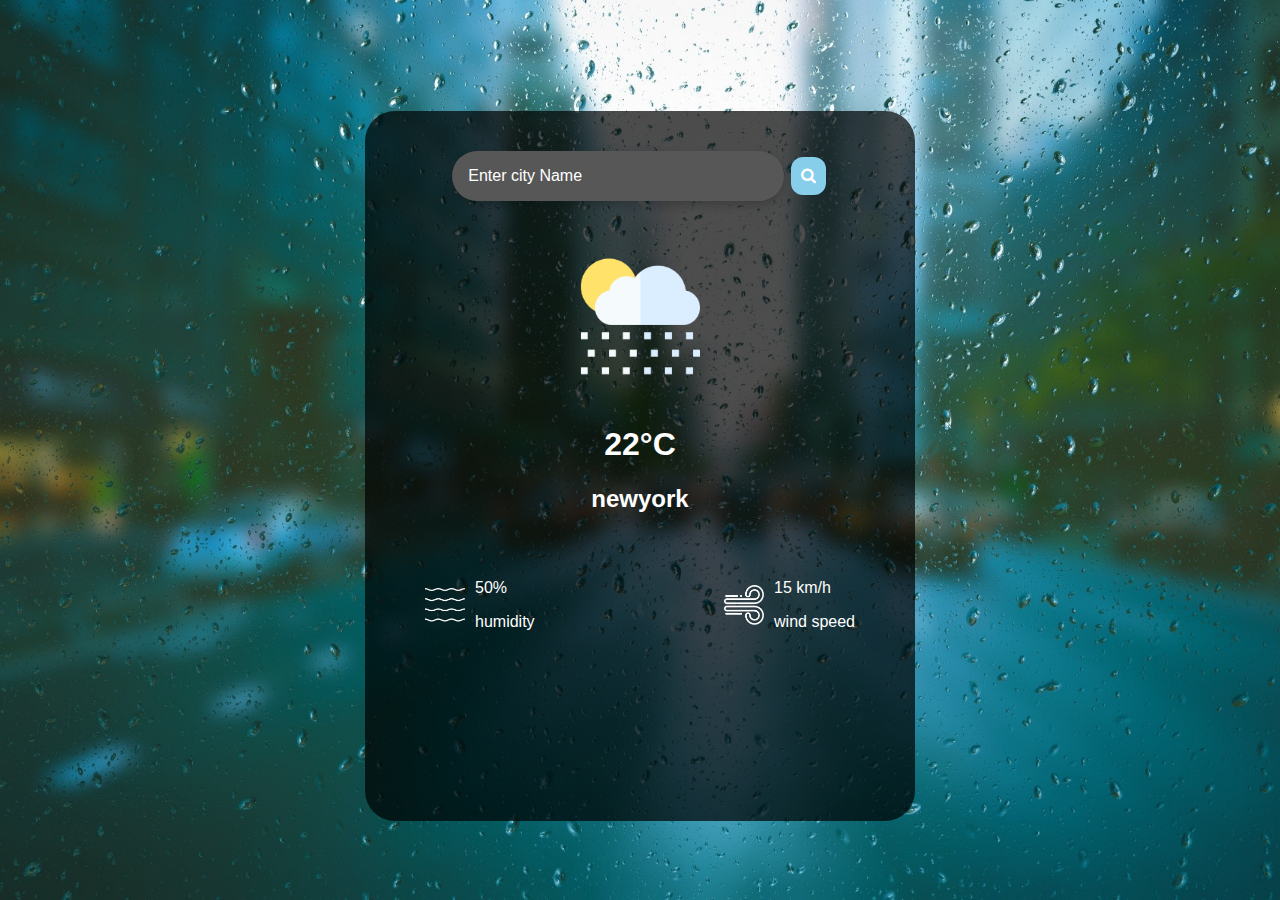
<file: index.html>
<!DOCTYPE html>
<html lang="en">
    <head>
        <meta charset="UTF-8" />
        <meta name="viewport" content="width=device-width, initial-scale=1.0" />
        <title>Weather App</title>
        <link rel="stylesheet"  type="text/css" href="wheather.css"/>
        
        <link rel="stylesheet" href="https://cdnjs.cloudflare.com/ajax/libs/font-awesome/4.7.0/css/font-awesome.min.css">
    </head>
    <body onload="getLocation()">
        <p id="demo"></p>
      <div class="card">
            <input type="text" id="name" placeholder="Enter city Name">
            <button onclick="findWeather()" class="button"><i class="fa fa-search"></i></button>
            <br>
            <div>
                <img src="rain.png" id="m" class="icon">
                <h1 id="temp" >22°C</h1>
                <h2 id="city">newyork</h2>
            </div>
           <div class="details">
            <div class="col">
              <img src="humidity.png">
              <div>
                <p class="humadity" id="humadity">50%</p>
                <p>humidity</p>
              </div>
            </div>
            <div class="col">
              <img src="wind.png">
              <div>
                <p class="wind" id="wind">15 km/h</p>
                <p>wind speed</p>
              </div>
            </div>
           </div>
            <div id="result"></div>
        </div>

        <script src="https://code.jquery.com/jquery-3.7.1.min.js" integrity="sha256-/JqT3SQfawRcv/BIHPThkBvs0OEvtFFmqPF/lYI/Cxo=" crossorigin="anonymous"></script>


        <script>
            var x = document.getElementById("result");
            
            function getLocation() {
              if (navigator.geolocation) {
                navigator.geolocation.getCurrentPosition(showPosition);
              } else { 
                x.innerHTML = "Geolocation is not supported by this browser.";
              }
            }
            
            function showPosition(position) {
              //x.innerHTML = "Latitude: " + position.coords.latitude + "<br>Longitude: " + position.coords.longitude;

              findWeatherByLatLong(position.coords.latitude, position.coords.longitude);
            }


        function findWeather()
        {
          
            var name = document.getElementById("name").value;
            var api = "da2760bdda059f6e6d1941e98044c005";
            //Send that name to the web service with the help of AJAX
            //To use AJAX need JQuery CDN

            var link = "https://api.openweathermap.org/data/2.5/weather?units=metric&q="+name+"&appid="+api;
            // window.alert(name);
            $.ajax({
                url: link,
                method: "get",
                data:{},
                success: function(response)
                {
                  // console.log(72, response)
                  // console.log(81,response.weather[0].main)
                  
                  document.getElementById('temp').innerHTML=response.main.temp + "°C";
                  document.getElementById('city').innerHTML=response.name ;
                  document.getElementById('humadity').innerHTML=response.main.humidity + "%";
                  document.getElementById('wind').innerHTML=response.wind.speed + "km/h";

                    if(response.weather[0].main=="Clouds")
                    {
                      document.getElementById('m').src = 'clouds.png';
                    }
                    else if(response.weather[0].main=="clear")
                    {
                      document.getElementById('m').src = 'clear.png';
                    }
                    else if(response.weather[0].main=="Drizzle")
                    {
                      document.getElementById('m').src = 'drizzle.png';
                    }
                    else if(response.weather[0].main=="Mist")
                    {
                      document.getElementById('m').src ='mist.png';
                    }
                    else if(response.weather[0].main=="Rain")
                    {
                      document.getElementById('m').src = 'rain.png';
                    }
                    else if(response.weather[0].main=="Snow")
                    {
                      document.getElementById('m').src = 'snow.png';
                    }
                    else if(response.weather[0].main=="Haze")
                    {
                      document.getElementById('m').src = 'haze.png';
                    }
                }
            })

            
        }
        
        function findWeatherByLatLong(lat, long)
        {
            var api = "da2760bdda059f6e6d1941e98044c005";
            //Send that name to the web service with the help of AJAX
            //To use AJAX need JQuery CDN

            var link = "https://api.openweathermap.org/data/2.5/weather?lat="+lat+"&lon="+long+"&appid="+api+"&units=metric";
            // window.alert(name);
            $.ajax({
                url: link,
                method: "get",
                data:{},
                success: function(response)
                {
                  // console.log(72, response)
                  // console.log(81,response.weather[0].main)
                  
                  document.getElementById('temp').innerHTML=response.main.temp + "°C";
                  document.getElementById('city').innerHTML=response.name ;
                  document.getElementById('humadity').innerHTML=response.main.humidity + "%";
                  document.getElementById('wind').innerHTML=response.wind.speed + "km/h";

                    if(response.weather[0].main=="Clouds")
                    {
                      document.getElementById('m').src = 'clouds.png';
                    }
                    else if(response.weather[0].main=="clear")
                    {
                      document.getElementById('m').src = 'clear.png';
                    }
                    else if(response.weather[0].main=="Drizzle")
                    {
                      document.getElementById('m').src = 'drizzle.png';
                    }
                    else if(response.weather[0].main=="Mist")
                    {
                      document.getElementById('m').src ='mist.png';
                    }
                    else if(response.weather[0].main=="Rain")
                    {
                      document.getElementById('m').src = 'rain.png';
                    }
                    else if(response.weather[0].main=="Snow")
                    {
                      document.getElementById('m').src = 'snow.png';
                    }
                    else if(response.weather[0].main=="Haze")
                    {
                      document.getElementById('m').src = 'haze.png';
                    }
                }
            })

            
        }
        
        </script>
            
    </body>
</html>
</file>
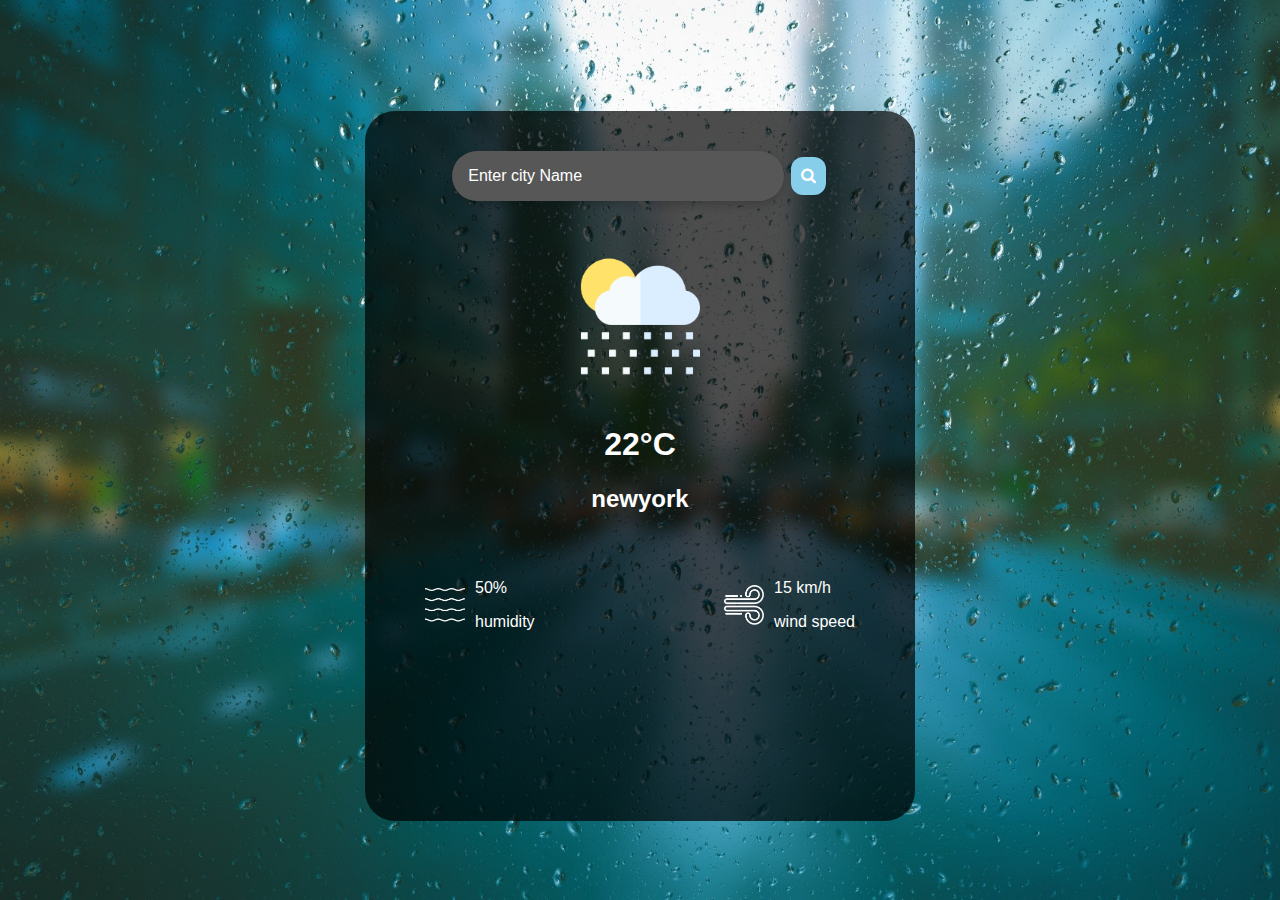
<file: wheather.html>
<!DOCTYPE html>
<html lang="en">
    <head>
        <meta charset="UTF-8" />
        <meta name="viewport" content="width=device-width, initial-scale=1.0" />
        <title>Weather App</title>
        <link rel="stylesheet"  type="text/css" href="wheather.css"/>
        
        <link rel="stylesheet" href="https://cdnjs.cloudflare.com/ajax/libs/font-awesome/4.7.0/css/font-awesome.min.css">
    </head>
    <body onload="getLocation()">
        <p id="demo"></p>
      <div class="card">
            <input type="text" id="name" placeholder="Enter city Name">
            <button onclick="findWeather()" class="button"><i class="fa fa-search"></i></button>
            <br>
            <div>
                <img src="rain.png" id="m" class="icon">
                <h1 id="temp" >22°C</h1>
                <h2 id="city">newyork</h2>
            </div>
           <div class="details">
            <div class="col">
              <img src="humidity.png">
              <div>
                <p class="humadity" id="humadity">50%</p>
                <p>humidity</p>
              </div>
            </div>
            <div class="col">
              <img src="wind.png">
              <div>
                <p class="wind" id="wind">15 km/h</p>
                <p>wind speed</p>
              </div>
            </div>
           </div>
            <div id="result"></div>
        </div>

        <script src="https://code.jquery.com/jquery-3.7.1.min.js" integrity="sha256-/JqT3SQfawRcv/BIHPThkBvs0OEvtFFmqPF/lYI/Cxo=" crossorigin="anonymous"></script>


        <script>
            var x = document.getElementById("result");
            
            function getLocation() {
              if (navigator.geolocation) {
                navigator.geolocation.getCurrentPosition(showPosition);
              } else { 
                x.innerHTML = "Geolocation is not supported by this browser.";
              }
            }
            
            function showPosition(position) {
              //x.innerHTML = "Latitude: " + position.coords.latitude + "<br>Longitude: " + position.coords.longitude;

              findWeatherByLatLong(position.coords.latitude, position.coords.longitude);
            }


        function findWeather()
        {
          
            var name = document.getElementById("name").value;
            var api = "da2760bdda059f6e6d1941e98044c005";
            //Send that name to the web service with the help of AJAX
            //To use AJAX need JQuery CDN

            var link = "https://api.openweathermap.org/data/2.5/weather?units=metric&q="+name+"&appid="+api;
            // window.alert(name);
            $.ajax({
                url: link,
                method: "get",
                data:{},
                success: function(response)
                {
                  // console.log(72, response)
                  // console.log(81,response.weather[0].main)
                  
                  document.getElementById('temp').innerHTML=response.main.temp + "°C";
                  document.getElementById('city').innerHTML=response.name ;
                  document.getElementById('humadity').innerHTML=response.main.humidity + "%";
                  document.getElementById('wind').innerHTML=response.wind.speed + "km/h";

                    if(response.weather[0].main=="Clouds")
                    {
                      document.getElementById('m').src = 'clouds.png';
                    }
                    else if(response.weather[0].main=="clear")
                    {
                      document.getElementById('m').src = 'clear.png';
                    }
                    else if(response.weather[0].main=="Drizzle")
                    {
                      document.getElementById('m').src = 'drizzle.png';
                    }
                    else if(response.weather[0].main=="Mist")
                    {
                      document.getElementById('m').src ='mist.png';
                    }
                    else if(response.weather[0].main=="Rain")
                    {
                      document.getElementById('m').src = 'rain.png';
                    }
                    else if(response.weather[0].main=="Snow")
                    {
                      document.getElementById('m').src = 'snow.png';
                    }
                    else if(response.weather[0].main=="Haze")
                    {
                      document.getElementById('m').src = 'haze.png';
                    }
                }
            })

            
        }
        
        function findWeatherByLatLong(lat, long)
        {
            var api = "da2760bdda059f6e6d1941e98044c005";
            //Send that name to the web service with the help of AJAX
            //To use AJAX need JQuery CDN

            var link = "https://api.openweathermap.org/data/2.5/weather?lat="+lat+"&lon="+long+"&appid="+api+"&units=metric";
            // window.alert(name);
            $.ajax({
                url: link,
                method: "get",
                data:{},
                success: function(response)
                {
                  // console.log(72, response)
                  // console.log(81,response.weather[0].main)
                  
                  document.getElementById('temp').innerHTML=response.main.temp + "°C";
                  document.getElementById('city').innerHTML=response.name ;
                  document.getElementById('humadity').innerHTML=response.main.humidity + "%";
                  document.getElementById('wind').innerHTML=response.wind.speed + "km/h";

                    if(response.weather[0].main=="Clouds")
                    {
                      document.getElementById('m').src = 'clouds.png';
                    }
                    else if(response.weather[0].main=="clear")
                    {
                      document.getElementById('m').src = 'clear.png';
                    }
                    else if(response.weather[0].main=="Drizzle")
                    {
                      document.getElementById('m').src = 'drizzle.png';
                    }
                    else if(response.weather[0].main=="Mist")
                    {
                      document.getElementById('m').src ='mist.png';
                    }
                    else if(response.weather[0].main=="Rain")
                    {
                      document.getElementById('m').src = 'rain.png';
                    }
                    else if(response.weather[0].main=="Snow")
                    {
                      document.getElementById('m').src = 'snow.png';
                    }
                    else if(response.weather[0].main=="Haze")
                    {
                      document.getElementById('m').src = 'haze.png';
                    }
                }
            })

            
        }
        
        </script>
            
    </body>
</html>
</file>
<file: wheather.css>
body {
    background-image:url("pic.jpg");
    background-size: cover;
  
    font-family: "Poppins", sans-serif;
    display: flex;
    flex-direction: column;
    align-items: center;
    justify-content: center;
    margin: 0;
    height: 100vh;
  }
  
  ::placeholder {
    color: #fff;
  }
  
  input {
    background-color: #575757;
    border: none;
    border-radius: 25px;
    box-shadow: 0 4px 10px rgba(0, 0, 0, 0.2);
    font-family: inherit;
    font-size: 1rem;
    padding: 1rem;
    min-width: 300px;
    color: #fff;
    transition: 0.2s;
  }
  
  input#search:hover {
    background: #65747b;
  }
  
  /* input:focus {
    outline: none;
    align-items: center;
    margin-bottom: 0;
    padding-left: 85px;
  } */
  
  .weather {
    font-size: 2rem;
    text-align: center;
  }
  
 .h1{
  font-size: 80px;
  font-weight: 500;
 }
 .h2{
  font-size: 45px;
  font-weight: 400;
  margin-top: -10px;
 }
  
  .card {
    background: #000000b2;
    width: 100%;
    max-width: 470px;
    height: 70%;
    padding: 2.5em;
    text-align: center;
    border-radius: 30px;
    color: white;
  }
  
  .more-info p {
    font-size: 20px;
  }
  .more-info span {
    font-weight: 600;
  }
  .icon{
    width: 170px;
    margin-top: 30px;
  }
  .details{
    display: flex;
    align-items: center;
    justify-content: space-between;
    padding: 0 20px;
    margin-top: 50px;

  }
  .col{
    display: flex;
    align-items: center;
    text-align: left;
  }
  .col img{
    width: 40px;
    margin-right: 10px;
  }
  .humadity .wind{
    font-size: 28px;
    margin-top: -6px;
  }
  .button {
    background-color:skyblue;
    border: none;
    color: white;
    padding: 10px;
    text-align: center;
    text-decoration: none;
    display: inline-block;
    font-size: 16px;
    margin: 4px 2px;
    border-radius: 12px;
  }
</file>
